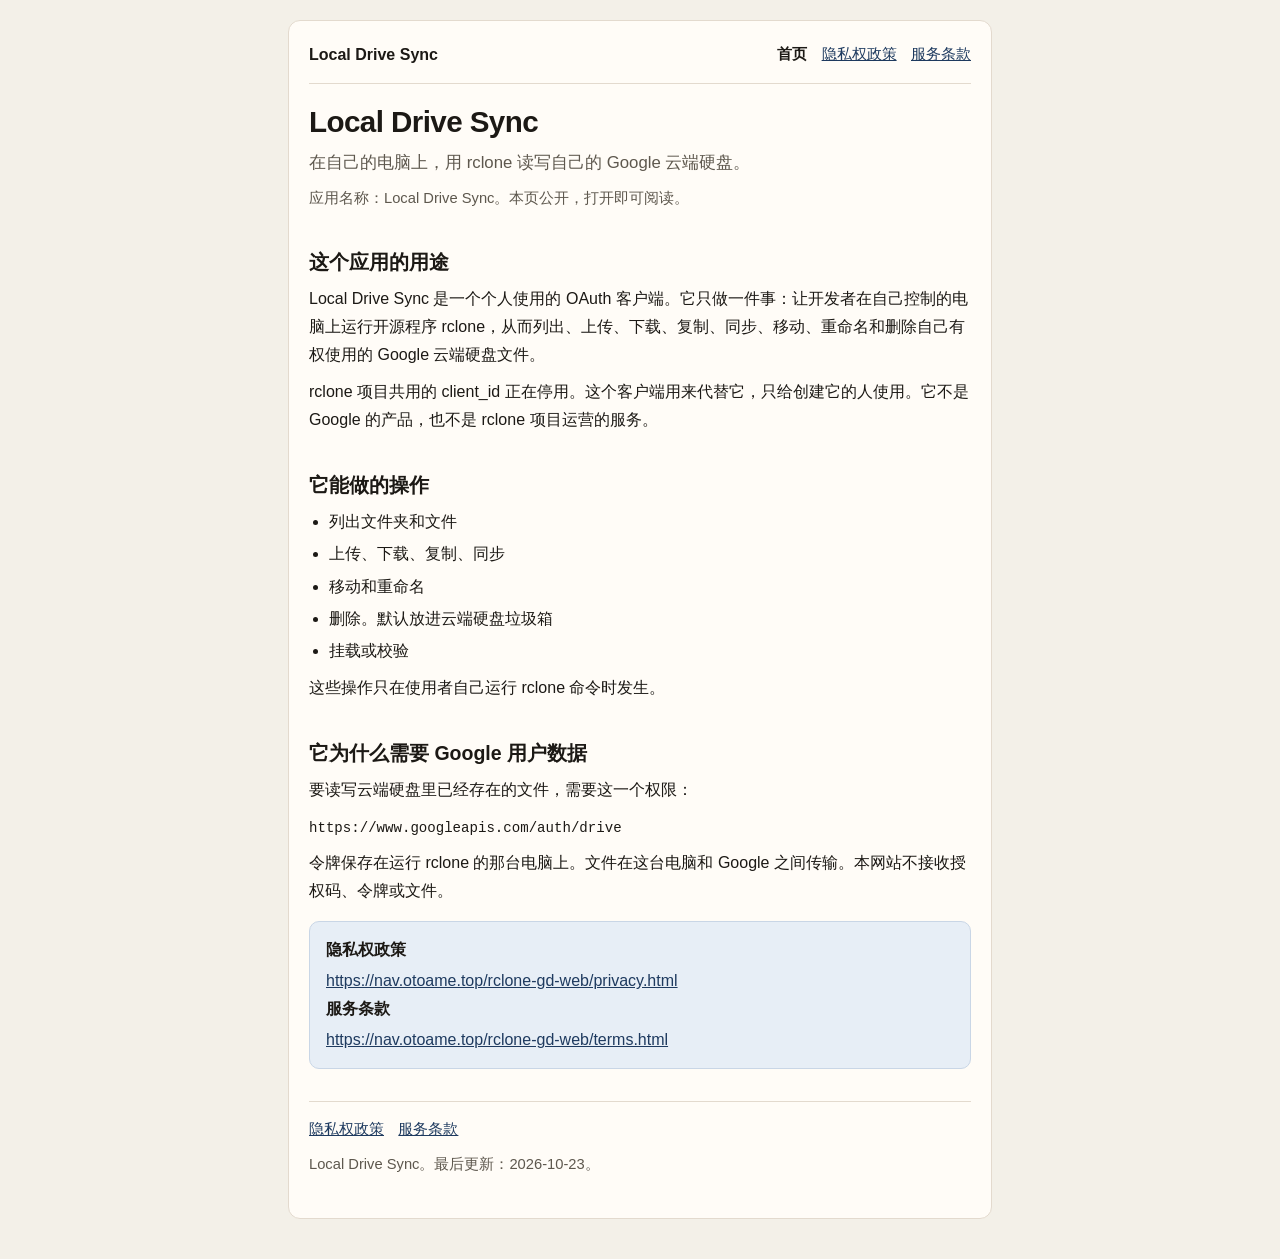
<file: index.html>
<!DOCTYPE html>
<html lang="zh-Hans">
<head>
  <meta charset="utf-8">
  <meta name="viewport" content="width=device-width, initial-scale=1">
  <meta name="google-site-verification" content="pRiYZmK5AHzz8g-ixS54J0wjK1TQdz0CeQEFgPr1GlE">
  <title>Local Drive Sync</title>
  <meta name="description" content="Local Drive Sync 用于在自己的电脑上，用 rclone 读写自己的 Google 云端硬盘。">
  <meta name="robots" content="index,follow">
  <link rel="icon" href="favicon.svg" type="image/svg+xml">
  <link rel="stylesheet" href="styles.css">
</head>
<body>
  <a class="skip" href="#content">跳到正文</a>
  <div class="wrap">
    <article class="sheet">
      <header>
        <a class="brand" href="https://nav.otoame.top/rclone-gd-web/">Local Drive Sync</a>
        <nav aria-label="本站页面">
          <a href="https://nav.otoame.top/rclone-gd-web/" aria-current="page">首页</a>
          <a href="https://nav.otoame.top/rclone-gd-web/privacy.html">隐私权政策</a>
          <a href="https://nav.otoame.top/rclone-gd-web/terms.html">服务条款</a>
        </nav>
      </header>

      <main id="content">
        <h1>Local Drive Sync</h1>
        <p class="lede">在自己的电脑上，用 rclone 读写自己的 Google 云端硬盘。</p>
        <p class="meta">应用名称：Local Drive Sync。本页公开，打开即可阅读。</p>

        <h2>这个应用的用途</h2>
        <p>Local Drive Sync 是一个个人使用的 OAuth 客户端。它只做一件事：让开发者在自己控制的电脑上运行开源程序 rclone，从而列出、上传、下载、复制、同步、移动、重命名和删除自己有权使用的 Google 云端硬盘文件。</p>
        <p>rclone 项目共用的 client_id 正在停用。这个客户端用来代替它，只给创建它的人使用。它不是 Google 的产品，也不是 rclone 项目运营的服务。</p>

        <h2>它能做的操作</h2>
        <ul>
          <li>列出文件夹和文件</li>
          <li>上传、下载、复制、同步</li>
          <li>移动和重命名</li>
          <li>删除。默认放进云端硬盘垃圾箱</li>
          <li>挂载或校验</li>
        </ul>
        <p>这些操作只在使用者自己运行 rclone 命令时发生。</p>

        <h2>它为什么需要 Google 用户数据</h2>
        <p>要读写云端硬盘里已经存在的文件，需要这一个权限：</p>
        <p><code class="url">https://www.googleapis.com/auth/drive</code></p>
        <p>令牌保存在运行 rclone 的那台电脑上。文件在这台电脑和 Google 之间传输。本网站不接收授权码、令牌或文件。</p>

        <div class="policies">
          <strong>隐私权政策</strong>
          <a href="https://nav.otoame.top/rclone-gd-web/privacy.html">https://nav.otoame.top/rclone-gd-web/privacy.html</a>
          <strong>服务条款</strong>
          <a href="https://nav.otoame.top/rclone-gd-web/terms.html">https://nav.otoame.top/rclone-gd-web/terms.html</a>
        </div>
      </main>

      <footer>
        <nav aria-label="页脚">
          <a href="https://nav.otoame.top/rclone-gd-web/privacy.html">隐私权政策</a>
          <a href="https://nav.otoame.top/rclone-gd-web/terms.html">服务条款</a>
        </nav>
        <p>Local Drive Sync。最后更新：2026-10-23。</p>
      </footer>
    </article>
  </div>
</body>
</html>
</file>
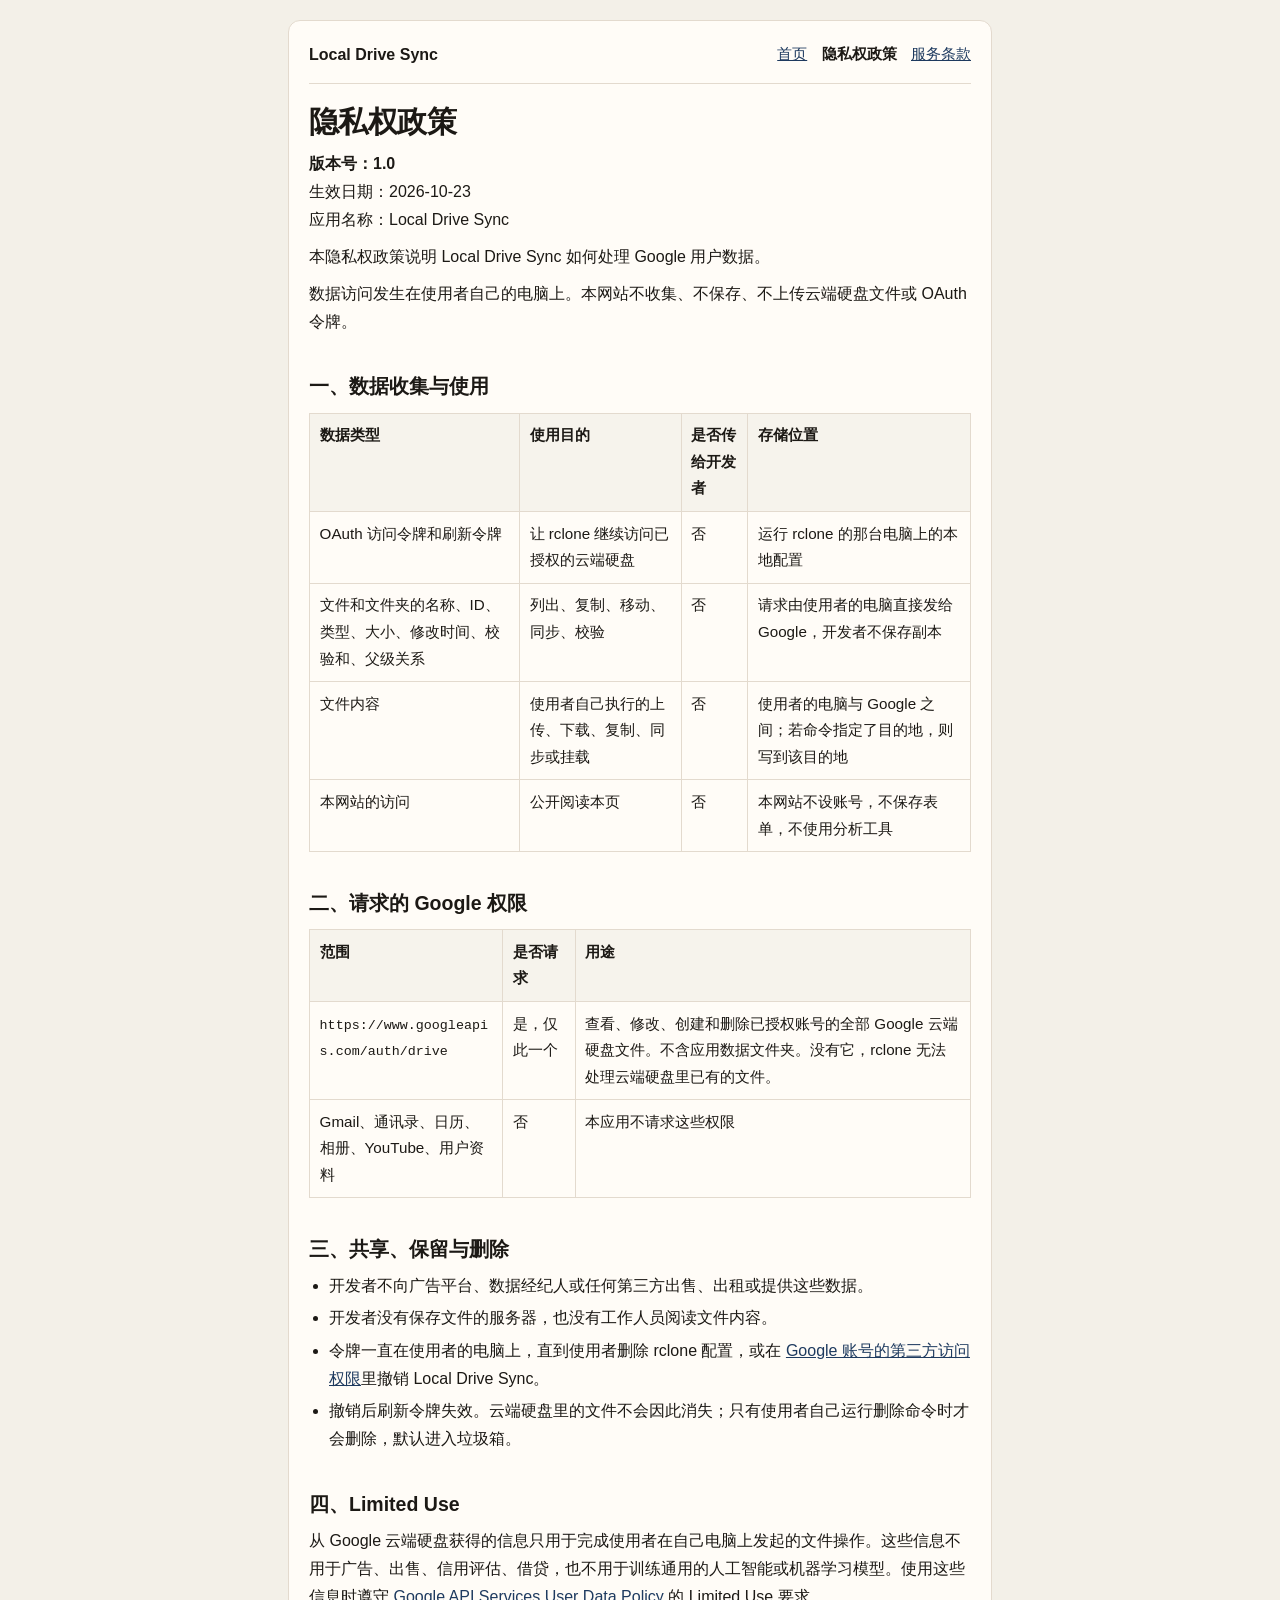
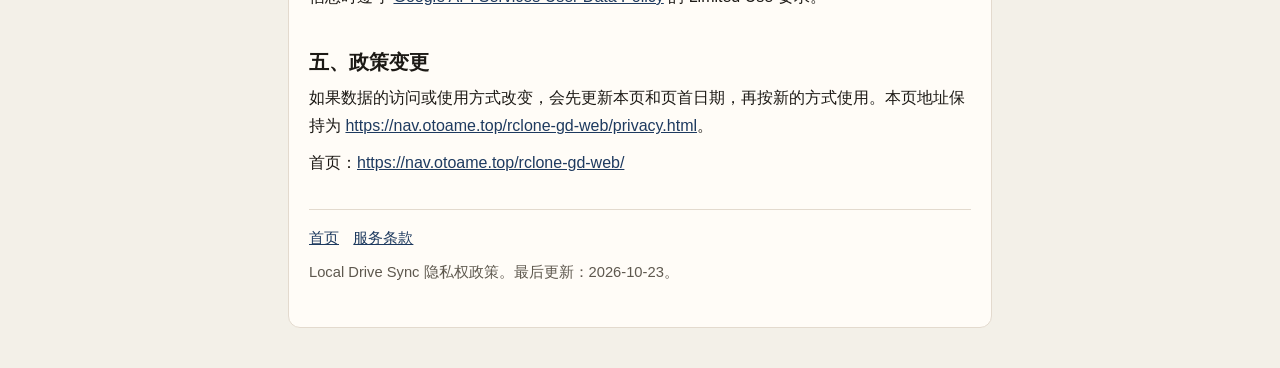
<file: privacy.html>
<!DOCTYPE html>
<html lang="zh-Hans">
<head>
  <meta charset="utf-8">
  <meta name="viewport" content="width=device-width, initial-scale=1">
  <title>隐私权政策 · Local Drive Sync</title>
  <meta name="description" content="Local Drive Sync 如何访问、使用、保存、共享和删除 Google 用户数据。">
  <meta name="robots" content="index,follow">
  <link rel="icon" href="favicon.svg" type="image/svg+xml">
  <link rel="stylesheet" href="styles.css">
</head>
<body>
  <a class="skip" href="#content">跳到正文</a>
  <div class="wrap">
    <article class="sheet">
      <header>
        <a class="brand" href="https://nav.otoame.top/rclone-gd-web/">Local Drive Sync</a>
        <nav aria-label="本站页面">
          <a href="https://nav.otoame.top/rclone-gd-web/">首页</a>
          <a href="https://nav.otoame.top/rclone-gd-web/privacy.html" aria-current="page">隐私权政策</a>
          <a href="https://nav.otoame.top/rclone-gd-web/terms.html">服务条款</a>
        </nav>
      </header>

      <main id="content">
        <h1>隐私权政策</h1>
        <p><strong>版本号：1.0</strong><br>生效日期：2026-10-23<br>应用名称：Local Drive Sync</p>
        <p>本隐私权政策说明 Local Drive Sync 如何处理 Google 用户数据。</p>
        <p>数据访问发生在使用者自己的电脑上。本网站不收集、不保存、不上传云端硬盘文件或 OAuth 令牌。</p>

        <h2>一、数据收集与使用</h2>
        <div class="table-scroll">
          <table>
            <thead>
              <tr>
                <th>数据类型</th>
                <th>使用目的</th>
                <th>是否传给开发者</th>
                <th>存储位置</th>
              </tr>
            </thead>
            <tbody>
              <tr>
                <td>OAuth 访问令牌和刷新令牌</td>
                <td>让 rclone 继续访问已授权的云端硬盘</td>
                <td>否</td>
                <td>运行 rclone 的那台电脑上的本地配置</td>
              </tr>
              <tr>
                <td>文件和文件夹的名称、ID、类型、大小、修改时间、校验和、父级关系</td>
                <td>列出、复制、移动、同步、校验</td>
                <td>否</td>
                <td>请求由使用者的电脑直接发给 Google，开发者不保存副本</td>
              </tr>
              <tr>
                <td>文件内容</td>
                <td>使用者自己执行的上传、下载、复制、同步或挂载</td>
                <td>否</td>
                <td>使用者的电脑与 Google 之间；若命令指定了目的地，则写到该目的地</td>
              </tr>
              <tr>
                <td>本网站的访问</td>
                <td>公开阅读本页</td>
                <td>否</td>
                <td>本网站不设账号，不保存表单，不使用分析工具</td>
              </tr>
            </tbody>
          </table>
        </div>

        <h2>二、请求的 Google 权限</h2>
        <div class="table-scroll">
          <table>
            <thead>
              <tr>
                <th>范围</th>
                <th>是否请求</th>
                <th>用途</th>
              </tr>
            </thead>
            <tbody>
              <tr>
                <td><code class="url">https://www.googleapis.com/auth/drive</code></td>
                <td>是，仅此一个</td>
                <td>查看、修改、创建和删除已授权账号的全部 Google 云端硬盘文件。不含应用数据文件夹。没有它，rclone 无法处理云端硬盘里已有的文件。</td>
              </tr>
              <tr>
                <td>Gmail、通讯录、日历、相册、YouTube、用户资料</td>
                <td>否</td>
                <td>本应用不请求这些权限</td>
              </tr>
            </tbody>
          </table>
        </div>

        <h2>三、共享、保留与删除</h2>
        <ul>
          <li>开发者不向广告平台、数据经纪人或任何第三方出售、出租或提供这些数据。</li>
          <li>开发者没有保存文件的服务器，也没有工作人员阅读文件内容。</li>
          <li>令牌一直在使用者的电脑上，直到使用者删除 rclone 配置，或在 <a href="https://myaccount.google.com/permissions">Google 账号的第三方访问权限</a>里撤销 Local Drive Sync。</li>
          <li>撤销后刷新令牌失效。云端硬盘里的文件不会因此消失；只有使用者自己运行删除命令时才会删除，默认进入垃圾箱。</li>
        </ul>

        <h2>四、Limited Use</h2>
        <p>从 Google 云端硬盘获得的信息只用于完成使用者在自己电脑上发起的文件操作。这些信息不用于广告、出售、信用评估、借贷，也不用于训练通用的人工智能或机器学习模型。使用这些信息时遵守 <a href="https://developers.google.com/terms/api-services-user-data-policy">Google API Services User Data Policy</a> 的 Limited Use 要求。</p>

        <h2>五、政策变更</h2>
        <p>如果数据的访问或使用方式改变，会先更新本页和页首日期，再按新的方式使用。本页地址保持为 <a href="https://nav.otoame.top/rclone-gd-web/privacy.html">https://nav.otoame.top/rclone-gd-web/privacy.html</a>。</p>
        <p>首页：<a href="https://nav.otoame.top/rclone-gd-web/">https://nav.otoame.top/rclone-gd-web/</a></p>
      </main>

      <footer>
        <nav aria-label="页脚">
          <a href="https://nav.otoame.top/rclone-gd-web/">首页</a>
          <a href="https://nav.otoame.top/rclone-gd-web/terms.html">服务条款</a>
        </nav>
        <p>Local Drive Sync 隐私权政策。最后更新：2026-10-23。</p>
      </footer>
    </article>
  </div>
</body>
</html>
</file>
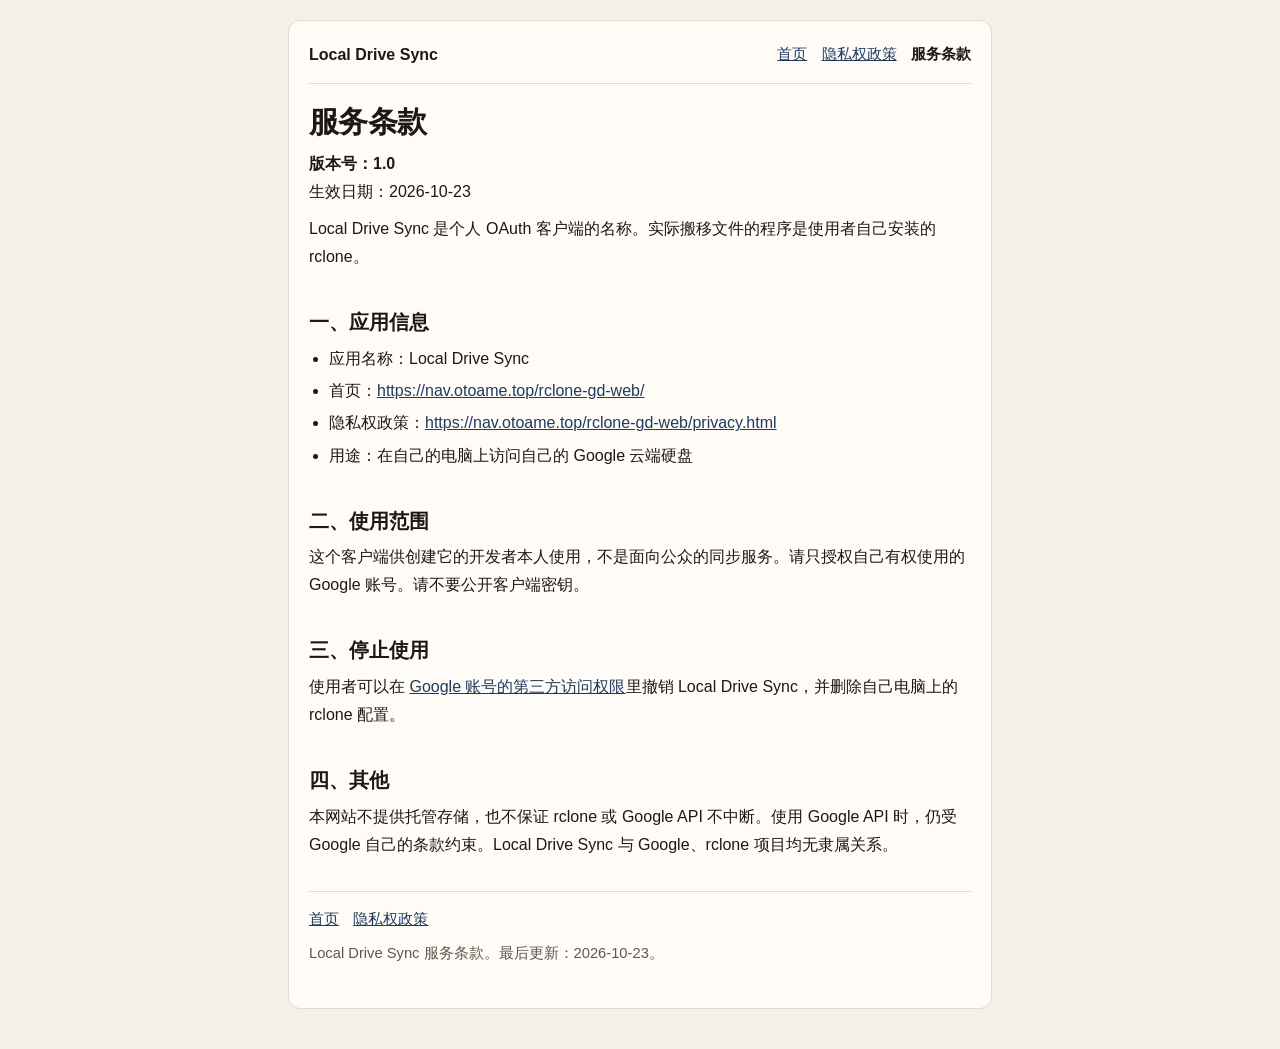
<file: terms.html>
<!DOCTYPE html>
<html lang="zh-Hans">
<head>
  <meta charset="utf-8">
  <meta name="viewport" content="width=device-width, initial-scale=1">
  <title>服务条款 · Local Drive Sync</title>
  <meta name="description" content="Local Drive Sync 的使用条件。">
  <meta name="robots" content="index,follow">
  <link rel="icon" href="favicon.svg" type="image/svg+xml">
  <link rel="stylesheet" href="styles.css">
</head>
<body>
  <a class="skip" href="#content">跳到正文</a>
  <div class="wrap">
    <article class="sheet">
      <header>
        <a class="brand" href="https://nav.otoame.top/rclone-gd-web/">Local Drive Sync</a>
        <nav aria-label="本站页面">
          <a href="https://nav.otoame.top/rclone-gd-web/">首页</a>
          <a href="https://nav.otoame.top/rclone-gd-web/privacy.html">隐私权政策</a>
          <a href="https://nav.otoame.top/rclone-gd-web/terms.html" aria-current="page">服务条款</a>
        </nav>
      </header>

      <main id="content">
        <h1>服务条款</h1>
        <p><strong>版本号：1.0</strong><br>生效日期：2026-10-23</p>
        <p>Local Drive Sync 是个人 OAuth 客户端的名称。实际搬移文件的程序是使用者自己安装的 rclone。</p>

        <h2>一、应用信息</h2>
        <ul>
          <li>应用名称：Local Drive Sync</li>
          <li>首页：<a href="https://nav.otoame.top/rclone-gd-web/">https://nav.otoame.top/rclone-gd-web/</a></li>
          <li>隐私权政策：<a href="https://nav.otoame.top/rclone-gd-web/privacy.html">https://nav.otoame.top/rclone-gd-web/privacy.html</a></li>
          <li>用途：在自己的电脑上访问自己的 Google 云端硬盘</li>
        </ul>

        <h2>二、使用范围</h2>
        <p>这个客户端供创建它的开发者本人使用，不是面向公众的同步服务。请只授权自己有权使用的 Google 账号。请不要公开客户端密钥。</p>

        <h2>三、停止使用</h2>
        <p>使用者可以在 <a href="https://myaccount.google.com/permissions">Google 账号的第三方访问权限</a>里撤销 Local Drive Sync，并删除自己电脑上的 rclone 配置。</p>

        <h2>四、其他</h2>
        <p>本网站不提供托管存储，也不保证 rclone 或 Google API 不中断。使用 Google API 时，仍受 Google 自己的条款约束。Local Drive Sync 与 Google、rclone 项目均无隶属关系。</p>
      </main>

      <footer>
        <nav aria-label="页脚">
          <a href="https://nav.otoame.top/rclone-gd-web/">首页</a>
          <a href="https://nav.otoame.top/rclone-gd-web/privacy.html">隐私权政策</a>
        </nav>
        <p>Local Drive Sync 服务条款。最后更新：2026-10-23。</p>
      </footer>
    </article>
  </div>
</body>
</html>
</file>
<file: styles.css>
:root {
  color-scheme: light;
  --bg: #f3f0e8;
  --paper: #fffcf7;
  --ink: #1c1915;
  --muted: #5e584e;
  --line: #e3dace;
  --accent: #1e3a5f;
  --accent-soft: #e7eef6;
  --soft: #f7f1e6;
}

* {
  box-sizing: border-box;
}

html {
  font-size: 100%;
}

body {
  margin: 0;
  background: var(--bg);
  color: var(--ink);
  font-family: "Segoe UI", "PingFang SC", "Hiragino Sans GB", "Noto Sans SC", "Microsoft YaHei", sans-serif;
  line-height: 1.75;
}

a {
  color: var(--accent);
}

a:hover {
  text-decoration: none;
}

a:focus-visible {
  outline: 2px solid var(--accent);
  outline-offset: 3px;
}

.skip {
  position: absolute;
  left: 0.75rem;
  top: 0.75rem;
  padding: 0.4rem 0.7rem;
  background: var(--paper);
  border: 1px solid var(--line);
  transform: translateY(-150%);
}

.skip:focus {
  transform: none;
}

.wrap {
  width: min(44rem, calc(100% - 2rem));
  margin: 1.25rem auto 2.5rem;
}

.sheet {
  background: var(--paper);
  border: 1px solid var(--line);
  border-radius: 12px;
  padding: 1.25rem 1.25rem 2rem;
}

header {
  display: flex;
  flex-wrap: wrap;
  gap: 0.75rem 1.25rem;
  align-items: flex-start;
  justify-content: space-between;
  margin-bottom: 1.25rem;
  padding-bottom: 0.9rem;
  border-bottom: 1px solid var(--line);
}

.brand {
  margin: 0;
  color: inherit;
  font-size: 1rem;
  font-weight: 700;
  text-decoration: none;
}

nav {
  display: flex;
  flex-wrap: wrap;
  gap: 0.35rem 0.9rem;
  min-width: 0;
  max-width: 100%;
}

nav a {
  font-size: 0.95rem;
}

nav a[aria-current="page"] {
  color: inherit;
  font-weight: 700;
  text-decoration: none;
}

h1 {
  margin: 0 0 0.4rem;
  font-size: 1.85rem;
  line-height: 1.25;
  letter-spacing: -0.02em;
}

h2 {
  margin: 2rem 0 0.6rem;
  padding-top: 0.35rem;
  font-size: 1.22rem;
  line-height: 1.35;
}

h3 {
  margin: 1.15rem 0 0.35rem;
  font-size: 1.02rem;
}

p,
li,
td,
th {
  overflow-wrap: break-word;
}

p,
ul,
ol {
  margin: 0.55rem 0;
}

ul,
ol {
  padding-left: 1.25rem;
}

li + li {
  margin-top: 0.28rem;
}

.lede {
  margin-top: 0;
  color: var(--muted);
  font-size: 1.05rem;
}

.meta {
  margin: 0.2rem 0 1rem;
  color: var(--muted);
  font-size: 0.92rem;
}

.policies {
  margin: 1rem 0 1.25rem;
  padding: 0.85rem 1rem;
  background: var(--accent-soft);
  border: 1px solid #c9d6e6;
  border-radius: 10px;
}

.policies strong {
  display: block;
  margin-bottom: 0.2rem;
}

.note {
  margin: 1rem 0;
  padding: 0.8rem 1rem;
  background: var(--soft);
  border-radius: 10px;
}

code,
.url {
  font-family: ui-monospace, "SFMono-Regular", Menlo, Consolas, monospace;
  font-size: 0.88em;
  overflow-wrap: anywhere;
}

.table-scroll {
  width: 100%;
  margin: 0.8rem 0 1rem;
  overflow-x: auto;
}

table {
  width: 100%;
  margin: 0;
  border-collapse: collapse;
  font-size: 0.95rem;
}

th,
td {
  padding: 0.55rem 0.6rem;
  border: 1px solid var(--line);
  text-align: left;
  vertical-align: top;
}

th {
  background: #f6f3ec;
  font-weight: 650;
}

.lang-switch {
  margin: 0.4rem 0 0;
}

footer {
  margin-top: 2rem;
  padding-top: 0.9rem;
  border-top: 1px solid var(--line);
  color: var(--muted);
  font-size: 0.92rem;
}

footer nav {
  margin-bottom: 0.4rem;
}

@media (max-width: 640px) {
  header {
    flex-direction: column;
  }

  .sheet {
    padding: 1rem 0.9rem 1.5rem;
  }

  h1 {
    font-size: 1.55rem;
  }

  table {
    font-size: 0.88rem;
  }
}
</file>
